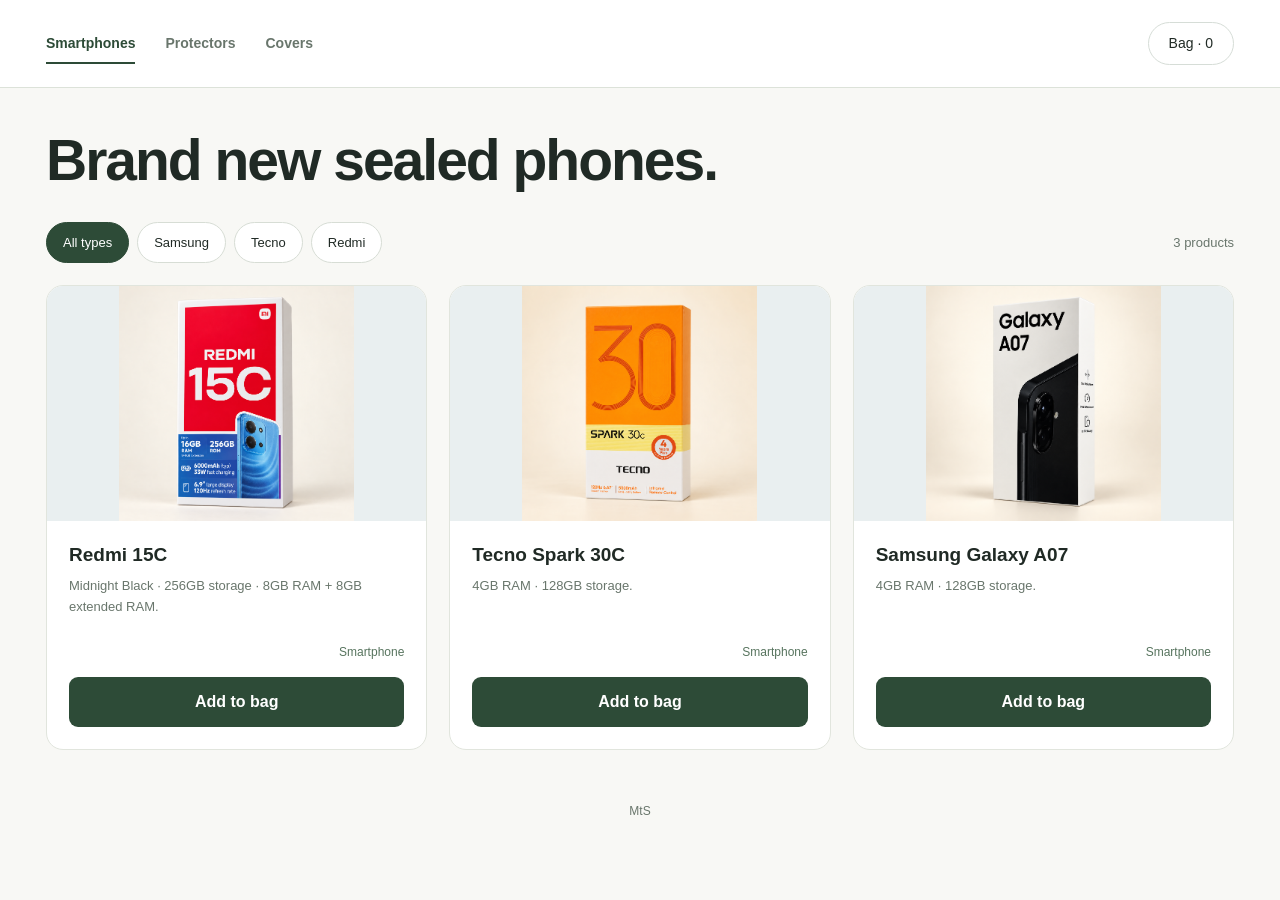
<file: index.html>
<!doctype html>
<html lang="en">
<head>
<meta charset="utf-8">
<meta name="viewport" content="width=device-width,initial-scale=1">
<title>MtS · Smartphones</title>
<meta name="description" content="MtS — Find your next smartphone, from everyday essentials to flagship favourites.">
<link rel="icon" href="assets/logo.png">
<link rel="stylesheet" href="css/style.css?v=5">
</head>
<body data-category="smartphones">
<header class="site-header">
<div class="header-inner">
<nav class="primary-nav" aria-label="Shop pages">
<a href="index.html" aria-current="page">Smartphones</a>
<a href="protectors.html" >Protectors</a>
<a href="covers.html" >Covers</a>
</nav>
<a href="cart.html" class="cart-fab" aria-label="View your bag">Bag · <span class="cart-count">0</span>
</a>
</div>
</header>
<main class="shop-main">
<section class="home-heading">
<h1>Brand new sealed phones.</h1>
</section>
<section class="catalog" aria-label="Smartphones">
<div class="toolbar">
<div class="filter-tabs" id="typeFilters" aria-label="Product types">
</div>
<span class="count" id="productCount" role="status">
</span>
</div>
<div class="product-grid" id="productGrid">
</div>
<div class="empty-state" id="emptyState" hidden>No matching products.<p>Try another brand or select All types.</p>
</div>
</section>
<noscript>
<p>Please enable JavaScript to browse products and use your bag.</p>
</noscript>
</main>
<div class="toast" id="toast" role="status">
</div>
<footer class="site-footer">
<p>MtS</p>
</footer>
<script src="js/data.js?v=2">
</script>
<script src="js/art.js">
</script>
<script src="js/cart.js?v=8">
</script>
<script src="js/home.js?v=4">
</script>
</body>
</html>
</file>
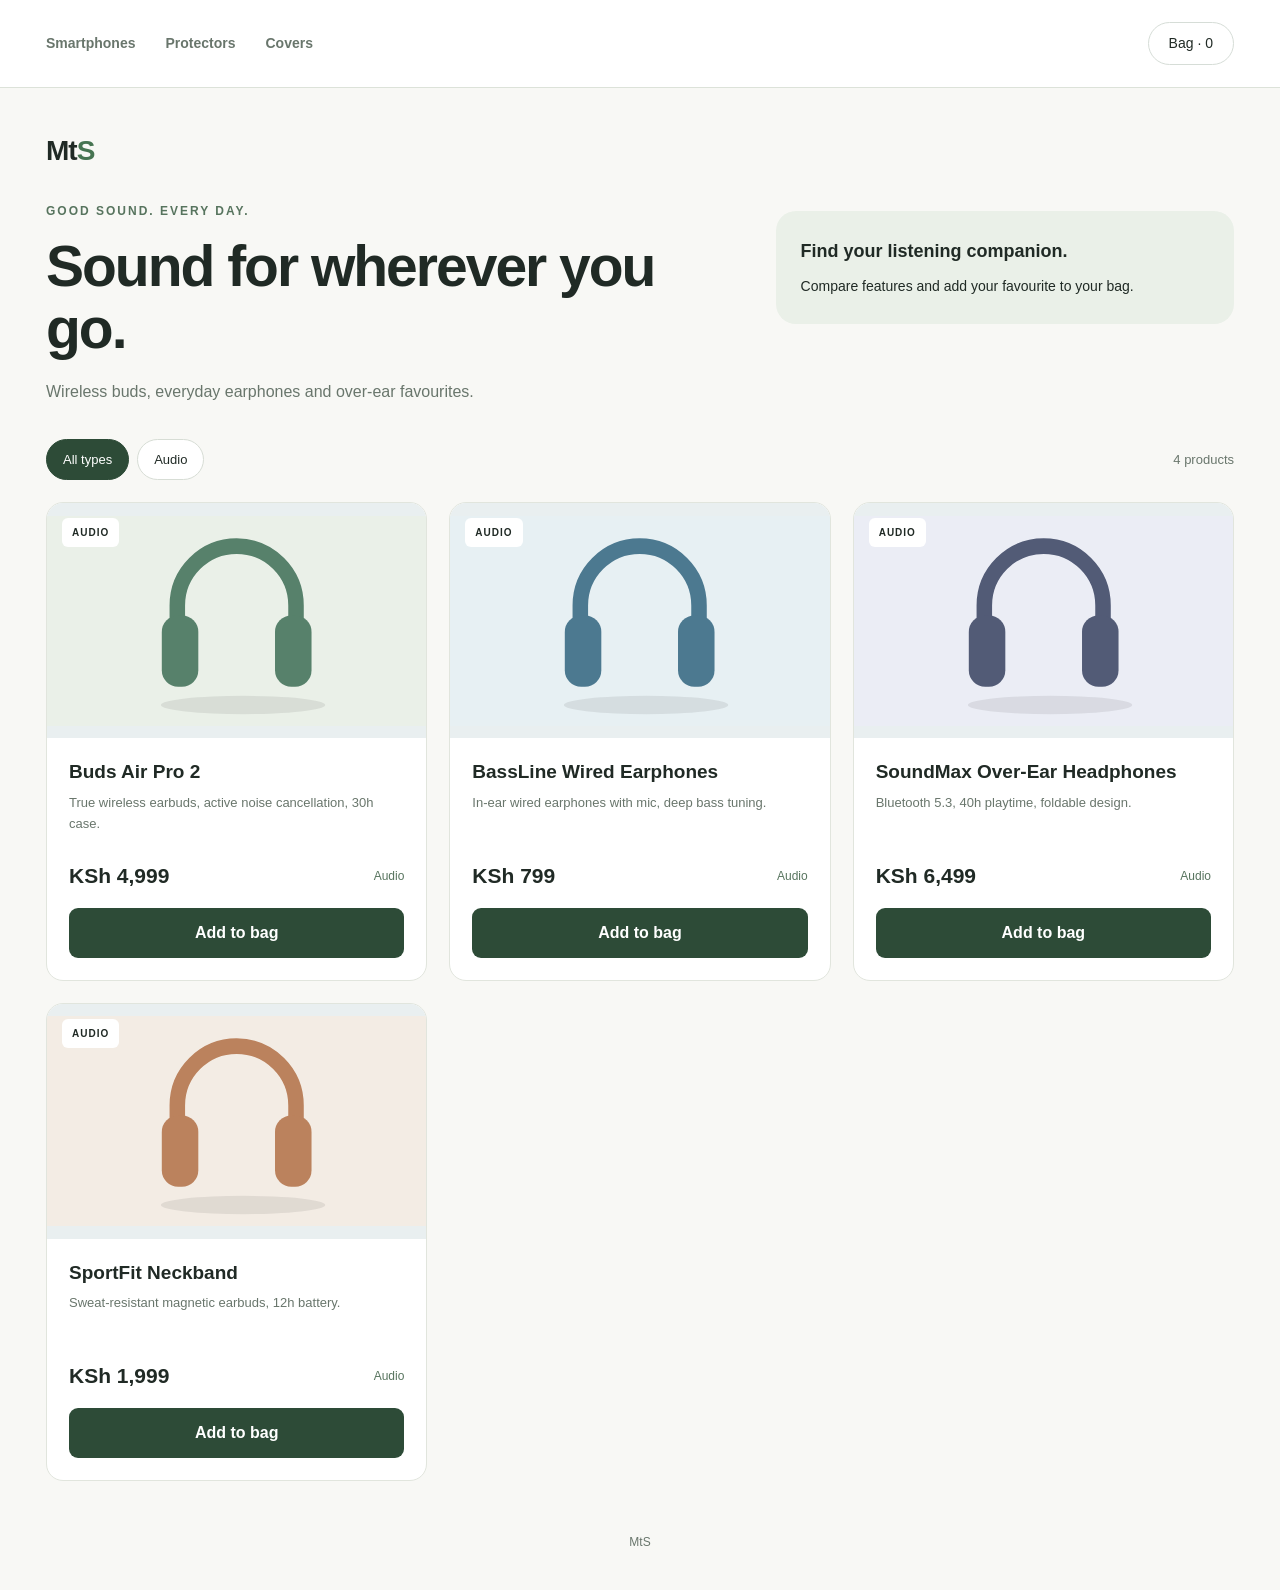
<file: audio.html>
<!doctype html>
<html lang="en">
<head>
<meta charset="utf-8">
<meta name="viewport" content="width=device-width,initial-scale=1">
<title>MtS · Earphones</title>
<meta name="description" content="MtS — Wireless buds, everyday earphones and over-ear favourites.">
<link rel="icon" href="assets/logo.png">
<link rel="stylesheet" href="css/style.css?v=5">
</head>
<body data-category="earphones">
<header class="site-header">
<div class="header-inner">
<nav class="primary-nav" aria-label="Shop pages">
<a href="index.html" >Smartphones</a>
<a href="protectors.html" >Protectors</a>
<a href="covers.html" >Covers</a>
</nav>
<a href="cart.html" class="cart-fab" aria-label="View your bag">Bag · <span class="cart-count">0</span>
</a>
</div>
</header>
<main class="shop-main">
<section class="hero">
<div>
<div class="wordmark">Mt<span>S</span>
</div>
<p class="eyebrow">GOOD SOUND. EVERY DAY.</p>
<h1>Sound for wherever you go.</h1>
<p class="hero-description">Wireless buds, everyday earphones and over-ear favourites.</p>
</div>
<aside class="note">
<strong>Find your listening companion.</strong>Compare features and add your favourite to your bag.</aside>
</section>
<section class="catalog" aria-label="Earphones">
<div class="toolbar">
<div class="filter-tabs" id="typeFilters" aria-label="Product types">
</div>
<span class="count" id="productCount" role="status">
</span>
</div>
<div class="product-grid" id="productGrid">
</div>
<div class="empty-state" id="emptyState" hidden>No matching products.<p>Try another type.</p>
</div>
</section>
<noscript>
<p>Please enable JavaScript to browse products and use your bag.</p>
</noscript>
</main>
<div class="toast" id="toast" role="status">
</div>
<footer class="site-footer">
<p>MtS</p>
</footer>
<script src="js/data.js?v=2">
</script>
<script src="js/art.js">
</script>
<script src="js/cart.js?v=8">
</script>
<script src="js/home.js?v=4">
</script>
</body>
</html>
</file>
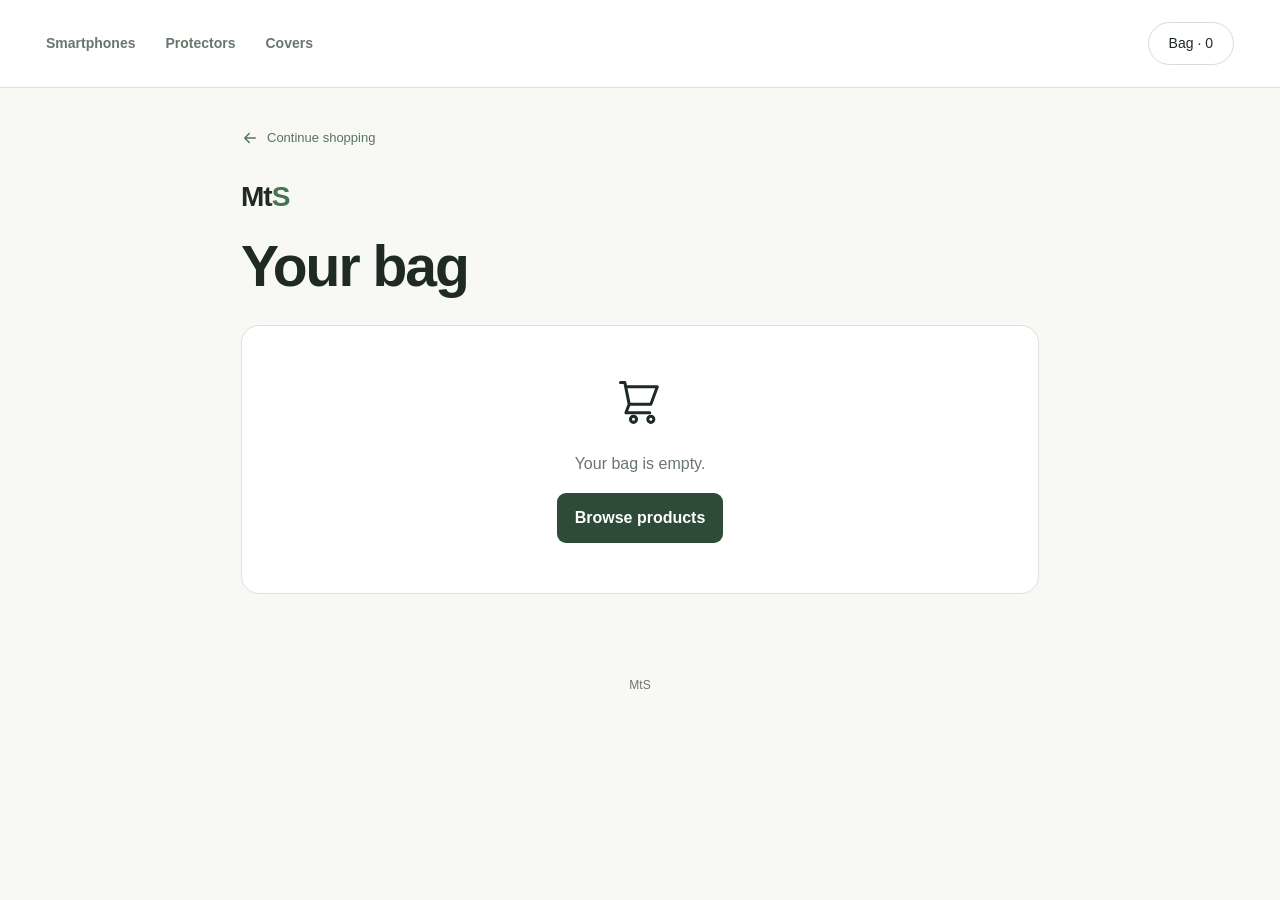
<file: cart.html>
<!DOCTYPE html>
<html lang="en">
<head>
<meta charset="UTF-8">
<meta name="viewport" content="width=device-width, initial-scale=1, viewport-fit=cover">
<title>MtS · Your bag</title>
<link rel="icon" href="assets/logo.png">
<link rel="stylesheet" href="css/style.css?v=5">
</head>
<body>



<header class="site-header"><div class="header-inner"><nav class="primary-nav" aria-label="Shop pages"><a href="index.html" >Smartphones</a><a href="protectors.html" >Protectors</a><a href="covers.html" >Covers</a></nav><a href="cart.html" class="cart-fab" aria-label="View your bag">Bag · <span class="cart-count">0</span></a></div></header>

<main class="cart-page">
  <div class="cart-page-head">
    <a href="index.html" class="back-link">
      <svg viewBox="0 0 24 24" width="18" height="18" fill="none" stroke="currentColor" stroke-width="2"><path d="M19 12H5M11 18l-6-6 6-6" stroke-linecap="round" stroke-linejoin="round"/></svg>
      Continue shopping
    </a>
    <div class="wordmark">Mt<span>S</span></div><h1 class="cart-title">Your bag</h1>
  </div>

  <div id="cartList" class="cart-list"></div>

  <div class="cart-empty" id="cartEmpty" hidden>
    <div class="cart-empty-glow"></div>
    <svg viewBox="0 0 24 24" width="52" height="52" fill="none" stroke="currentColor" stroke-width="1.4"><path d="M3 3h2l.4 2M7 13h10l3-8H5.4M7 13L5.4 5M7 13l-1.5 4h11" stroke-linecap="round" stroke-linejoin="round"/><circle cx="9" cy="20" r="1.4"/><circle cx="17" cy="20" r="1.4"/></svg>
    <p>Your bag is empty.</p>
    <a href="index.html" class="btn btn-primary">Browse products</a>
  </div>
</main>

<div class="cart-summary" id="cartSummary" hidden>
  <div class="cart-summary-inner">
    <div class="cart-summary-row">
      <span>Items</span>
      <span id="summaryCount">0</span>
    </div>
    <div class="cart-summary-row cart-summary-total">
      <span>Total</span>
      <span id="summaryTotal">KSh 0</span>
    </div>
    <button class="btn btn-primary btn-whatsapp" id="orderBtn">
      <svg viewBox="0 0 24 24" width="20" height="20" fill="currentColor"><path d="M17.472 14.382c-.297-.149-1.758-.867-2.03-.967-.273-.099-.472-.148-.67.15-.198.297-.767.966-.94 1.164-.173.199-.347.223-.644.075-.297-.15-1.255-.463-2.39-1.475-.883-.788-1.48-1.761-1.653-2.059-.173-.297-.018-.458.13-.606.134-.133.298-.347.446-.52.149-.174.198-.298.298-.497.099-.198.05-.372-.025-.521-.075-.149-.669-1.612-.916-2.207-.242-.579-.487-.5-.669-.51-.173-.008-.371-.01-.57-.01-.198 0-.52.074-.792.372-.272.297-1.04 1.016-1.04 2.479 0 1.462 1.065 2.875 1.213 3.074.149.198 2.096 3.2 5.077 4.487.709.306 1.262.489 1.694.625.712.227 1.36.195 1.871.118.571-.085 1.758-.719 2.006-1.413.248-.694.248-1.289.173-1.413-.074-.124-.272-.198-.57-.347z"/><path d="M12.017 2C6.55 2 2.1 6.45 2.1 11.917c0 1.905.53 3.68 1.451 5.197L2 22l5.02-1.517a9.87 9.87 0 0 0 4.997 1.35h.004c5.466 0 9.916-4.45 9.916-9.917C21.937 6.45 17.487 2 12.017 2zm0 18.032a8.08 8.08 0 0 1-4.126-1.13l-.296-.176-3.02.913.91-2.94-.193-.303a8.09 8.09 0 0 1-1.24-4.28c0-4.478 3.646-8.124 8.128-8.124 4.482 0 8.128 3.646 8.128 8.124 0 4.482-3.646 8.125-8.128 8.125z"/></svg>
      <span>Order via WhatsApp</span>
    </button>
  </div>
</div>

<div class="toast" id="toast"></div>

<footer class="site-footer">
  <p>MtS</p>
</footer>

<script src="js/data.js?v=2"></script>
<script src="js/protector-inventory.js?v=7"></script>
<script src="js/cover-inventory.js?v=4"></script>
<script src="js/art.js"></script>
<script src="js/cart.js?v=8"></script>
<script src="js/cart-page.js?v=6"></script>
</body>
</html>
</file>
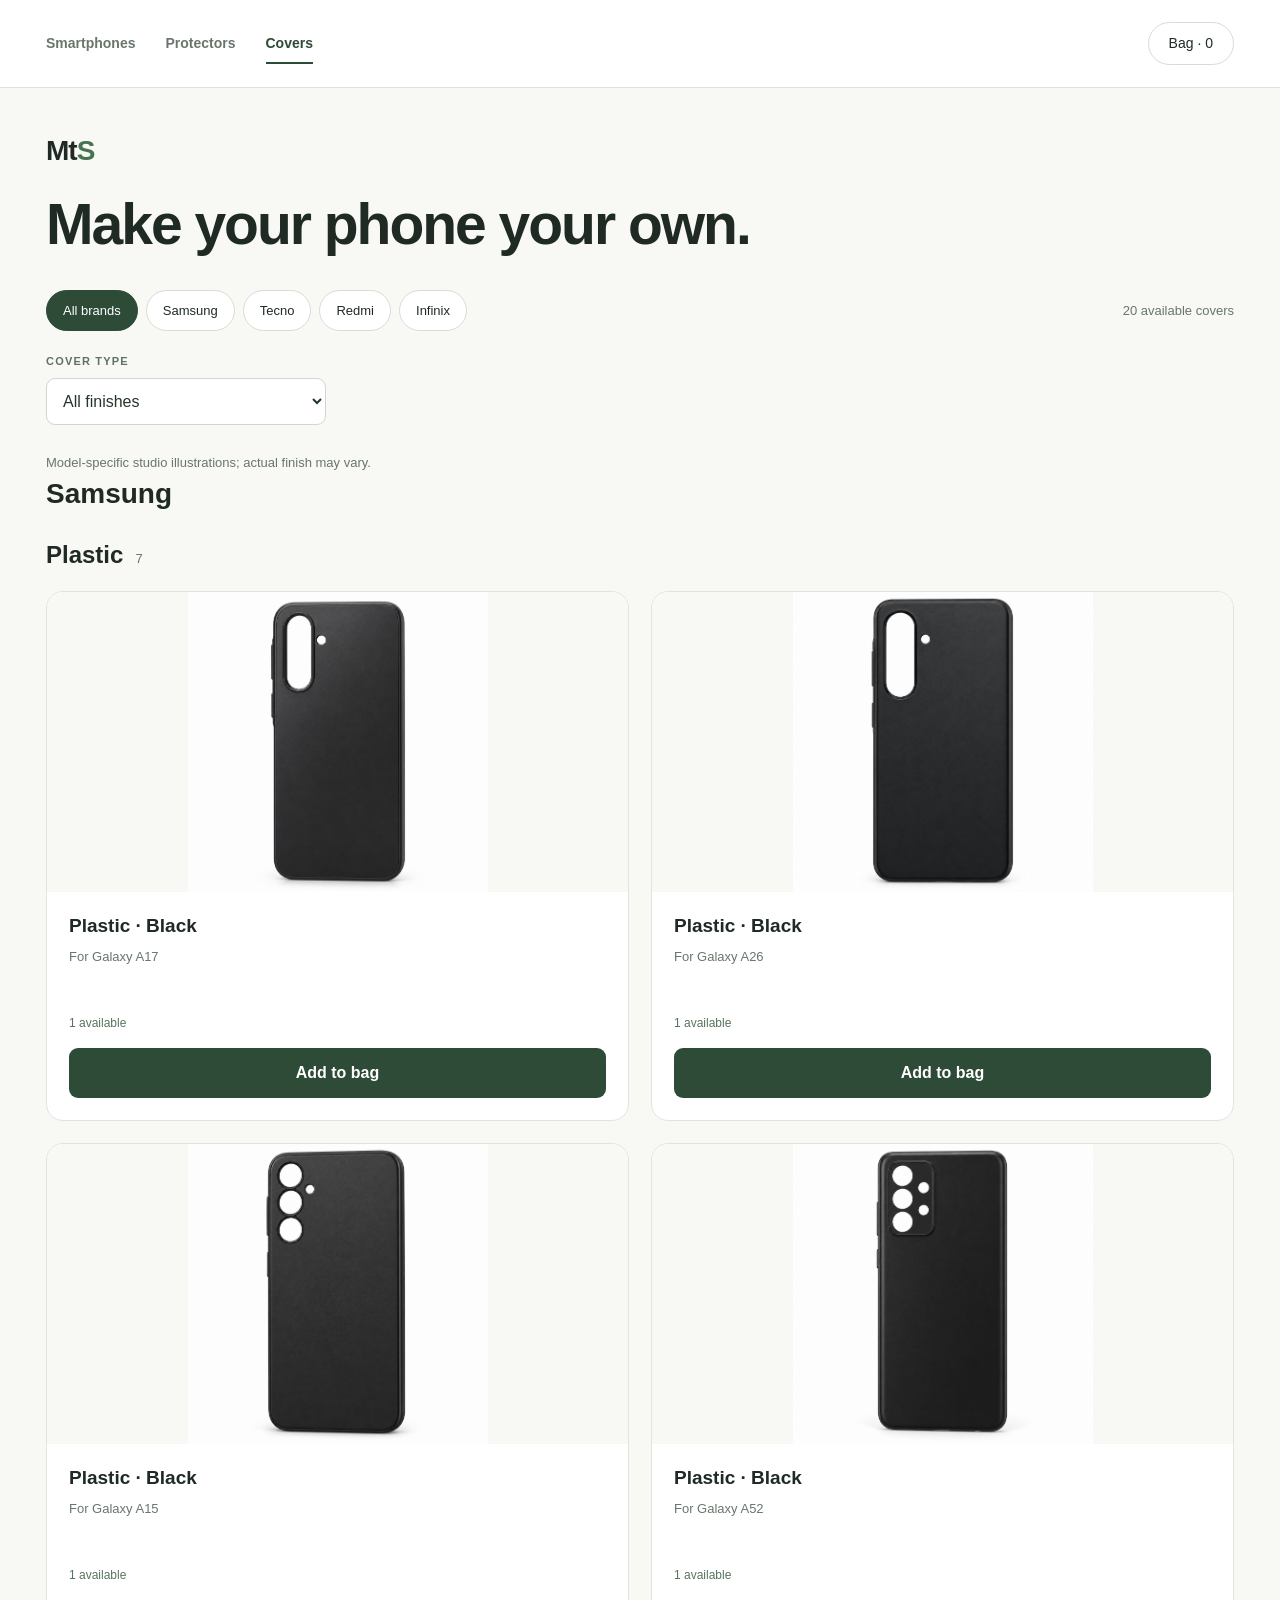
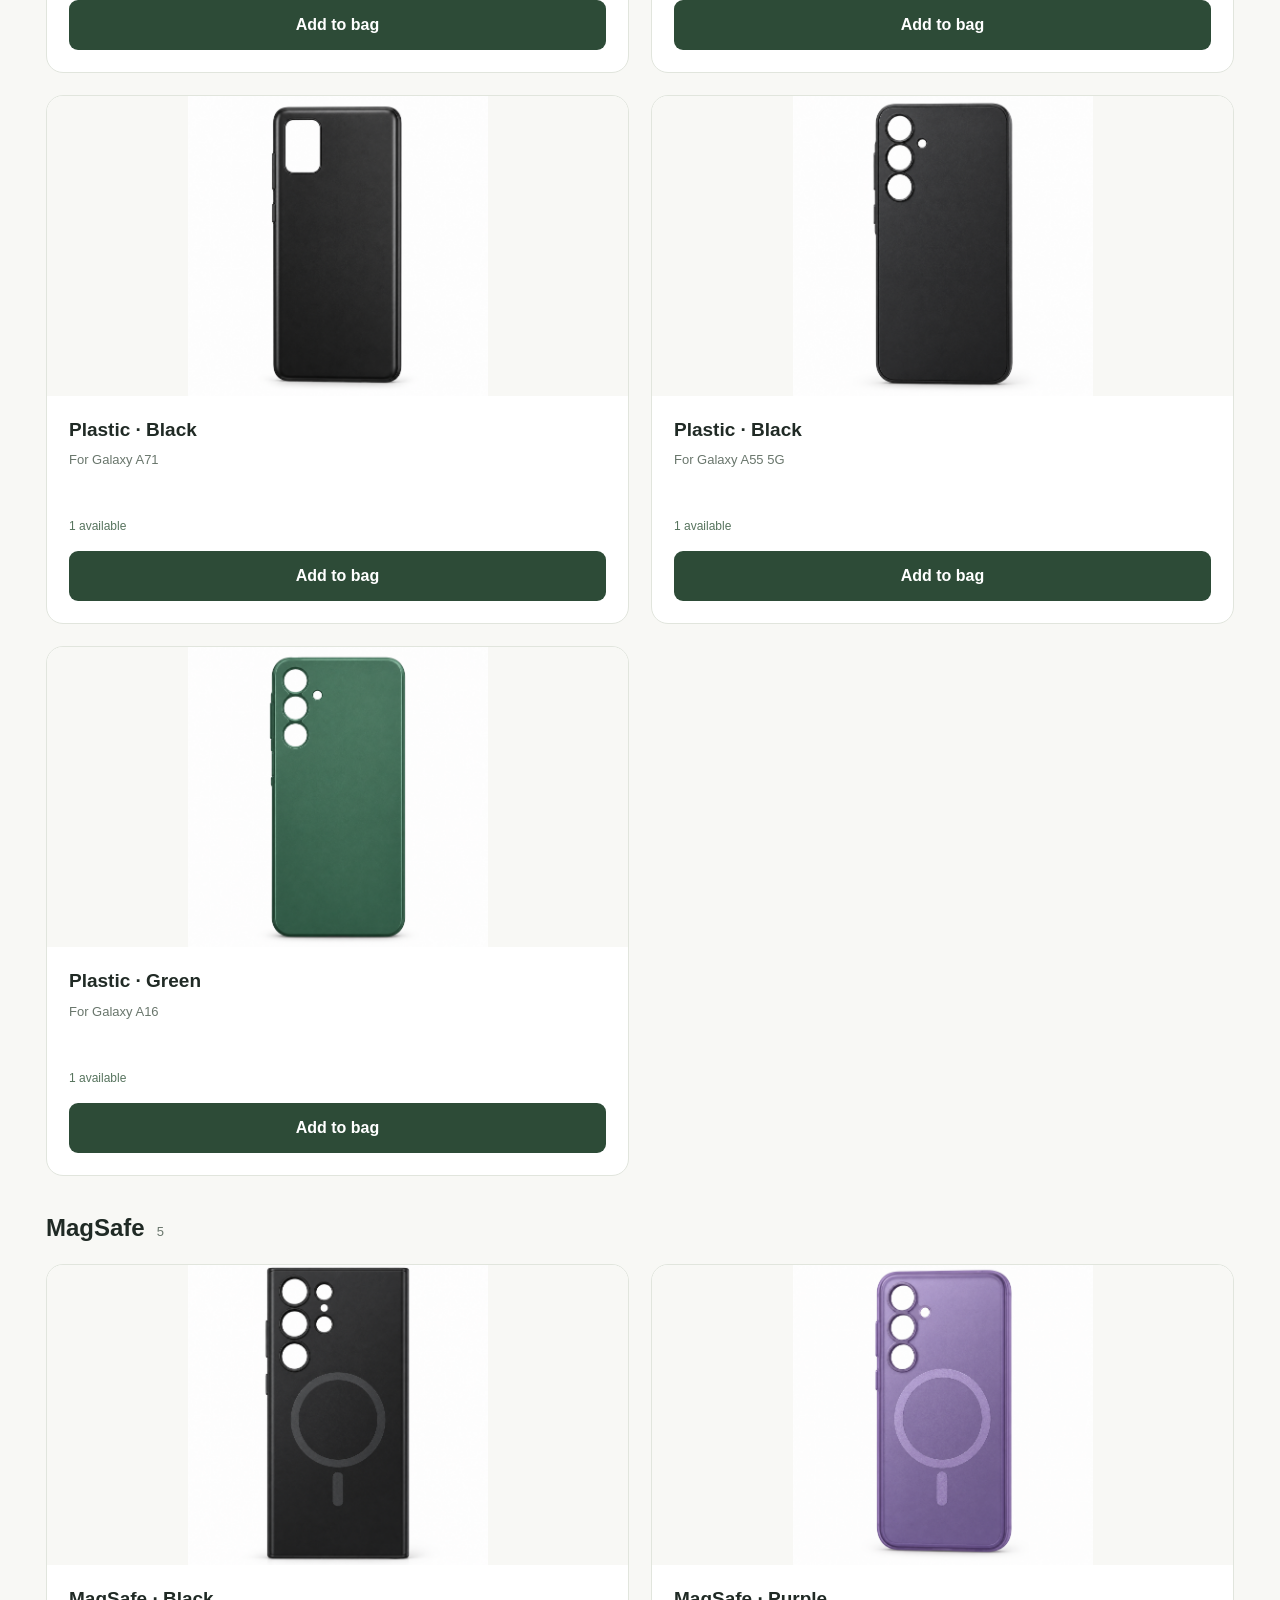
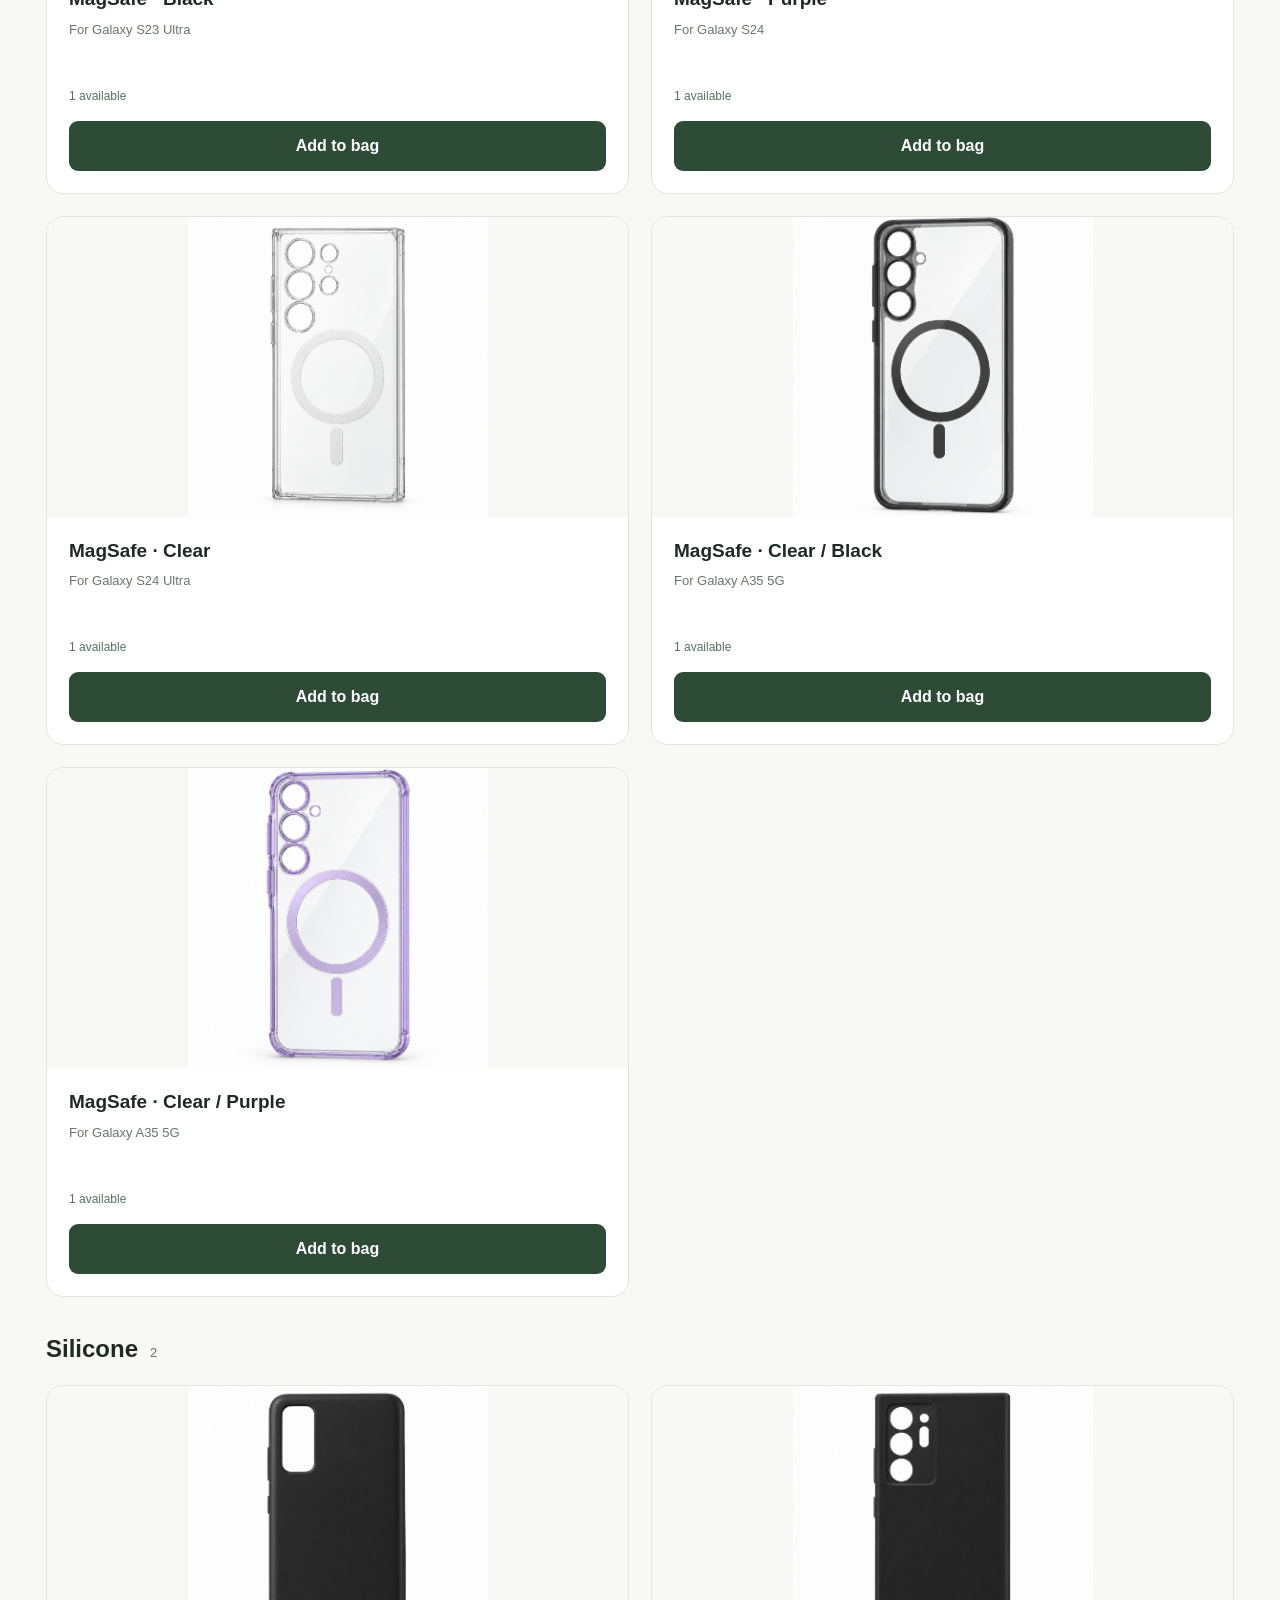
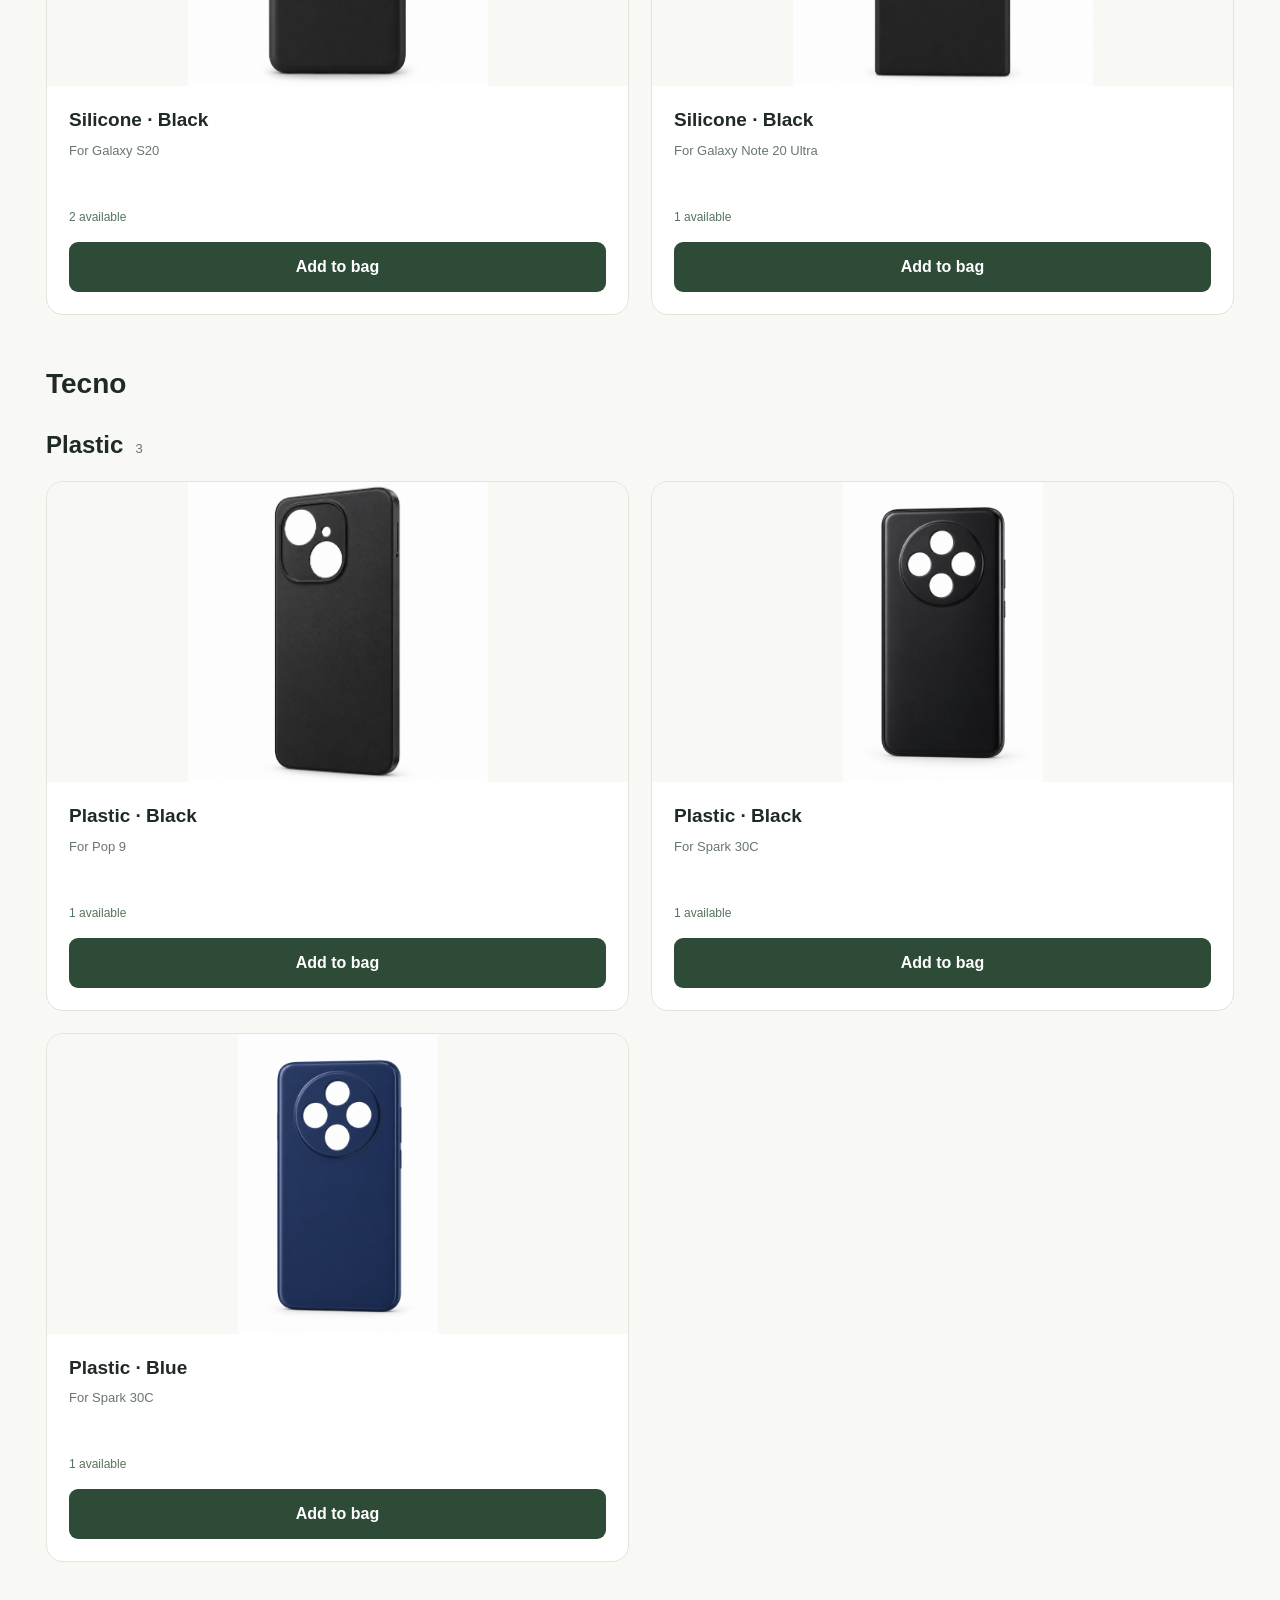
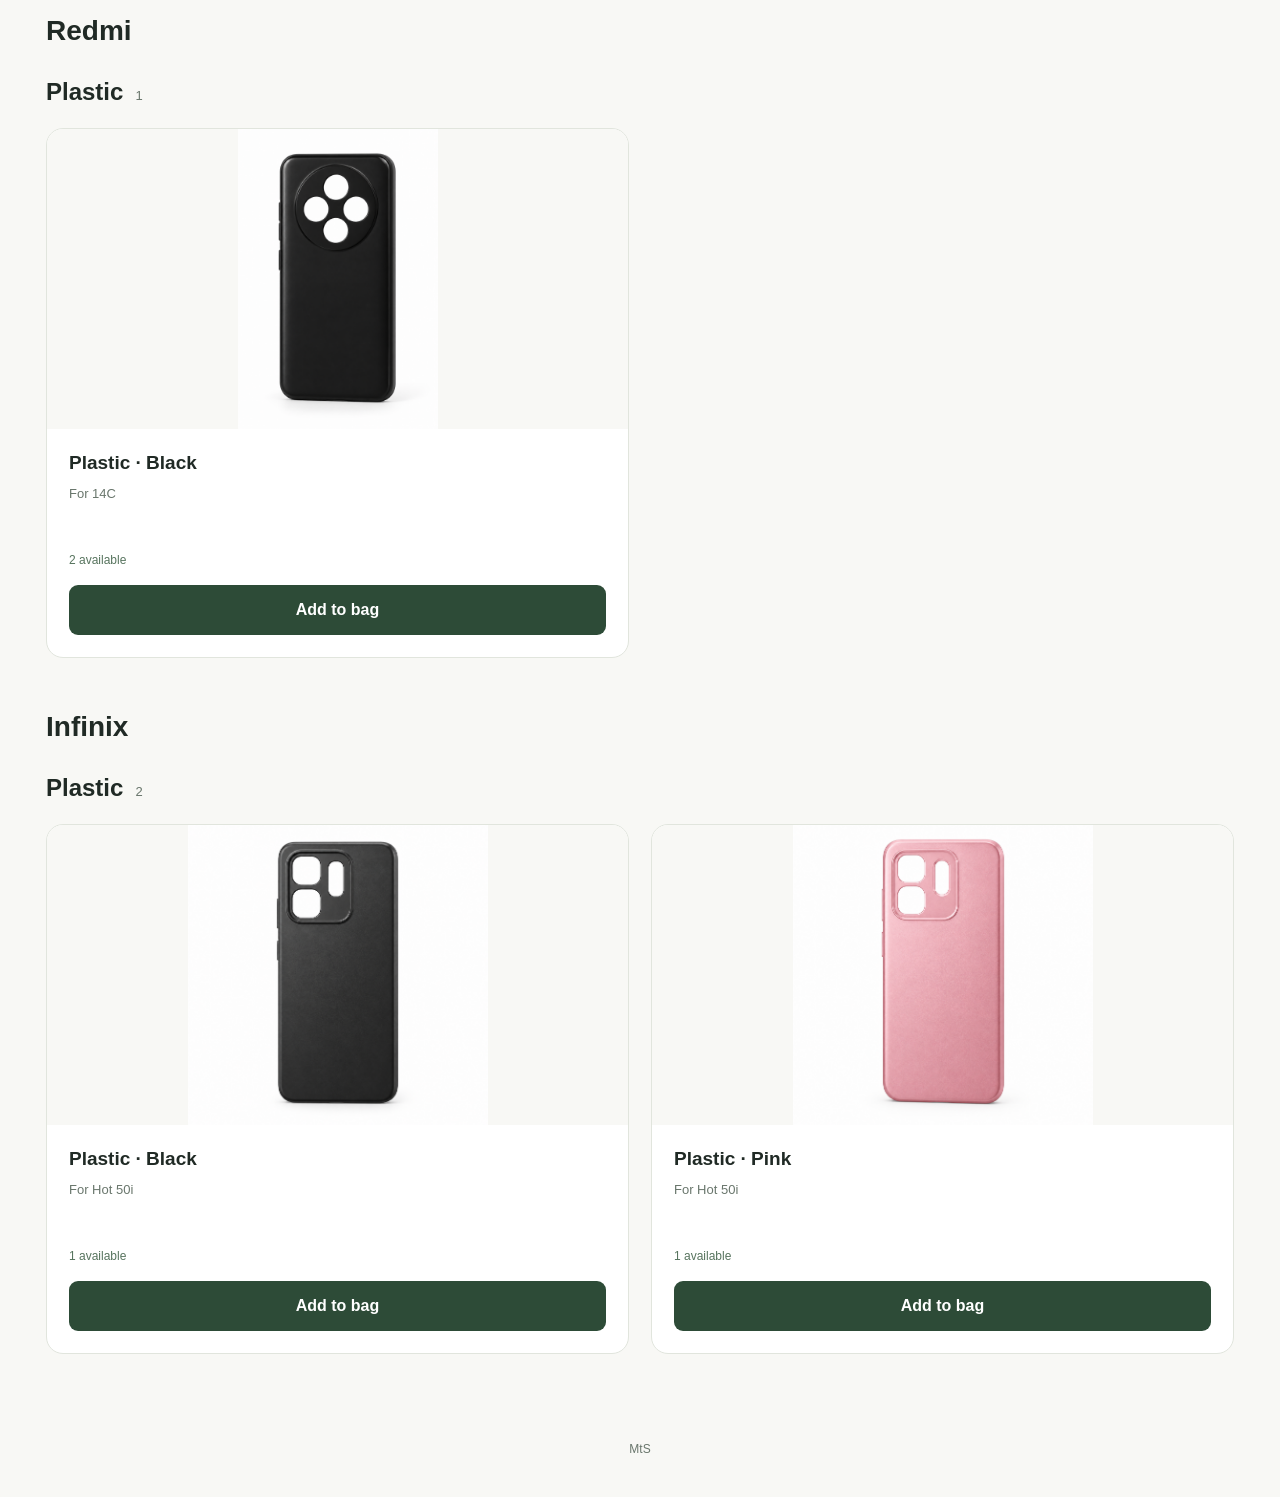
<file: covers.html>
<!doctype html>
<html lang="en">
<head>
<meta charset="utf-8">
<meta name="viewport" content="width=device-width,initial-scale=1">
<title>MtS · Covers</title>
<meta name="description" content="MtS — Plastic, MagSafe and silicone covers for your phone.">
<link rel="icon" href="assets/logo.png">
<link rel="stylesheet" href="css/style.css?v=10">
</head>
<body data-category="covers">
<header class="site-header">
<div class="header-inner">
<nav class="primary-nav" aria-label="Shop pages">
<a href="index.html" >Smartphones</a>
<a href="protectors.html" >Protectors</a>
<a href="covers.html" aria-current="page">Covers</a>
</nav>
<a href="cart.html" class="cart-fab" aria-label="View your bag">Bag · <span class="cart-count">0</span>
</a>
</div>
</header>
<main class="shop-main">
<section class="cover-heading" aria-labelledby="coverTitle">
<div class="wordmark" aria-label="MtS">Mt<span>S</span></div>
<h1 id="coverTitle">Make your phone your own.</h1>
</section>
<section class="catalog" aria-label="Covers">
<div class="toolbar">
<div class="filter-tabs" id="typeFilters" aria-label="Phone brands">
</div>
<span class="count" id="productCount" role="status">
</span>
</div>
<section class="model-section" id="modelSection" aria-label="Phone models" hidden>
<div class="model-buttons" id="modelButtons"></div>
<p class="model-status" id="modelStatus" role="status"></p>
</section>
<div class="finish-picker">
<label for="finishFilters">COVER TYPE</label>
<select id="finishFilters"></select>
</div>
<p class="model-status">Model-specific studio illustrations; actual finish may vary.</p>
<div class="cover-results" id="productGrid">
</div>
<div class="empty-state" id="emptyState" hidden>No matching products.<p>Try another brand or select All brands.</p>
</div>
</section>
<noscript>
<p>Please enable JavaScript to browse products and use your bag.</p>
</noscript>
</main>
<div class="toast" id="toast" role="status">
</div>
<footer class="site-footer">
<p>MtS</p>
</footer>
<script src="js/data.js?v=2">
</script>
<script src="js/cover-inventory.js?v=4"></script>
<script src="js/art.js">
</script>
<script src="js/cart.js?v=8">
</script>
<script src="js/covers.js?v=1">
</script>
</body>
</html>
</file>
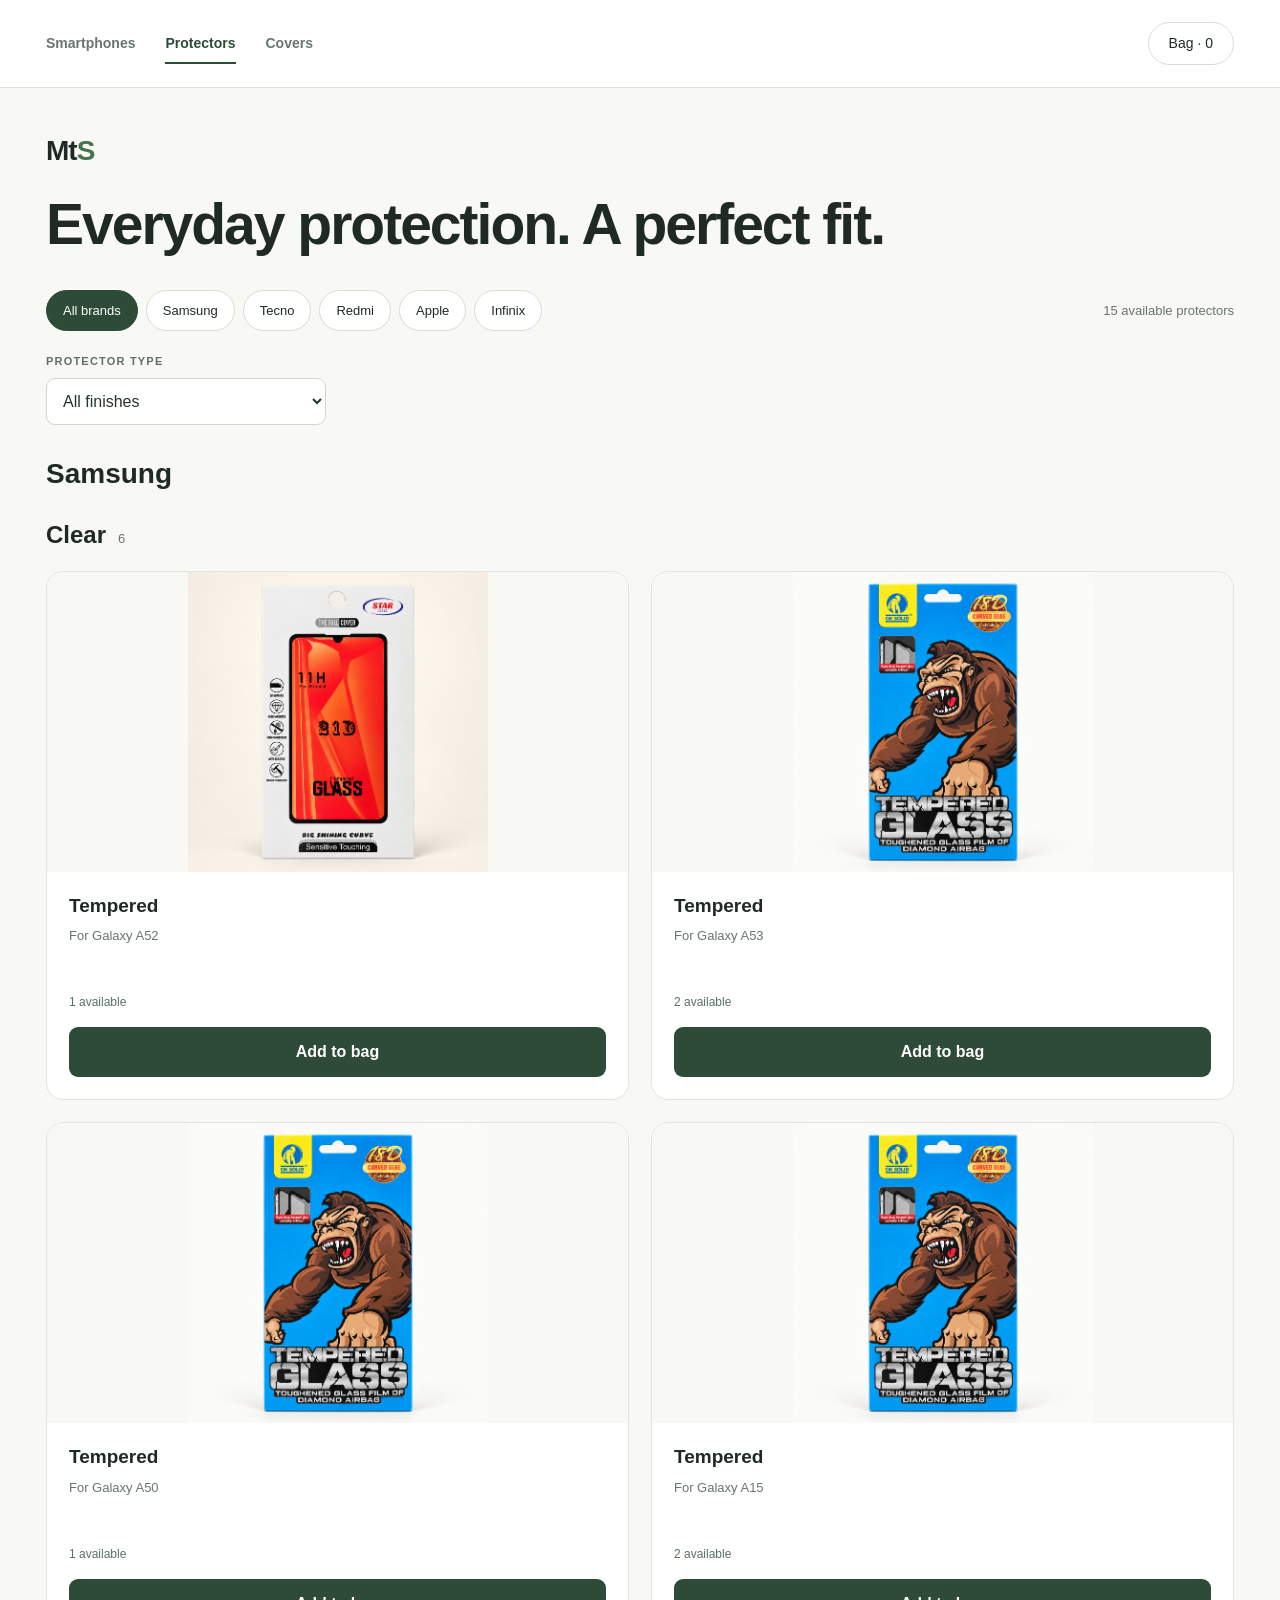
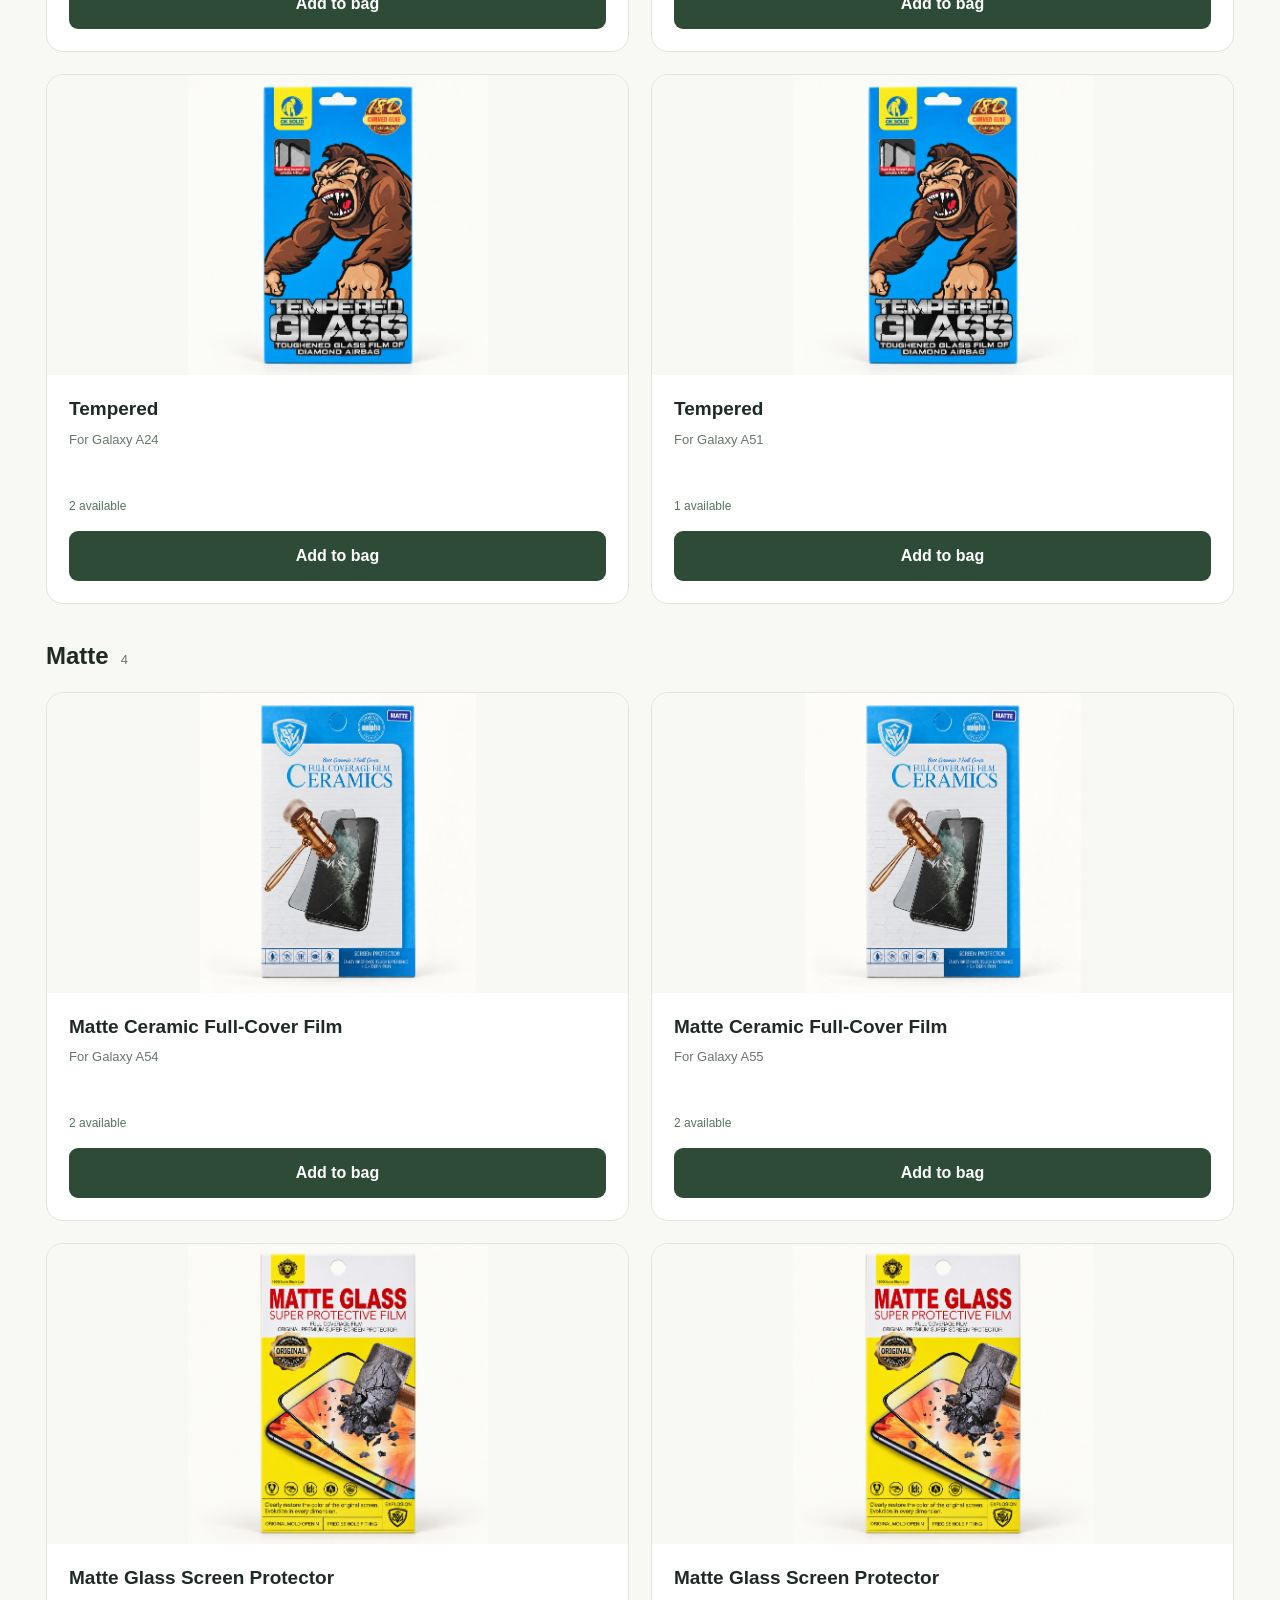
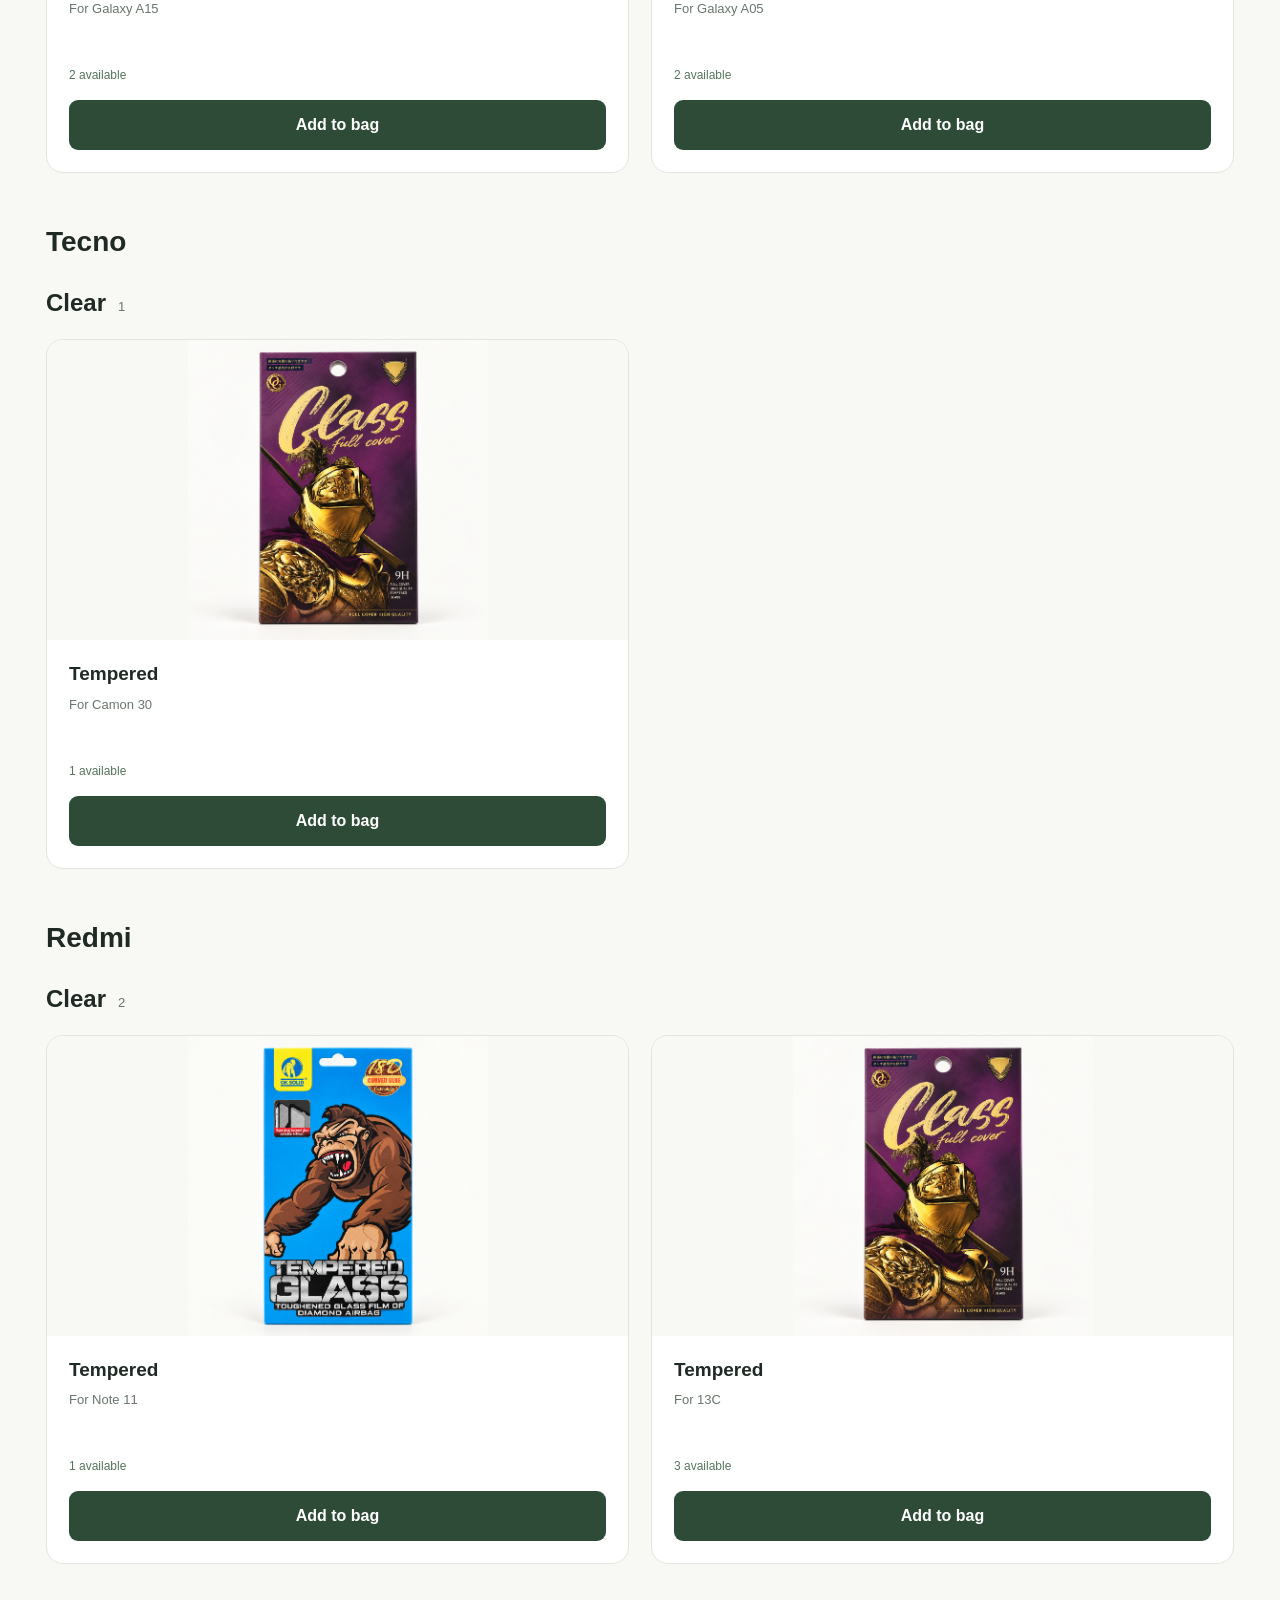
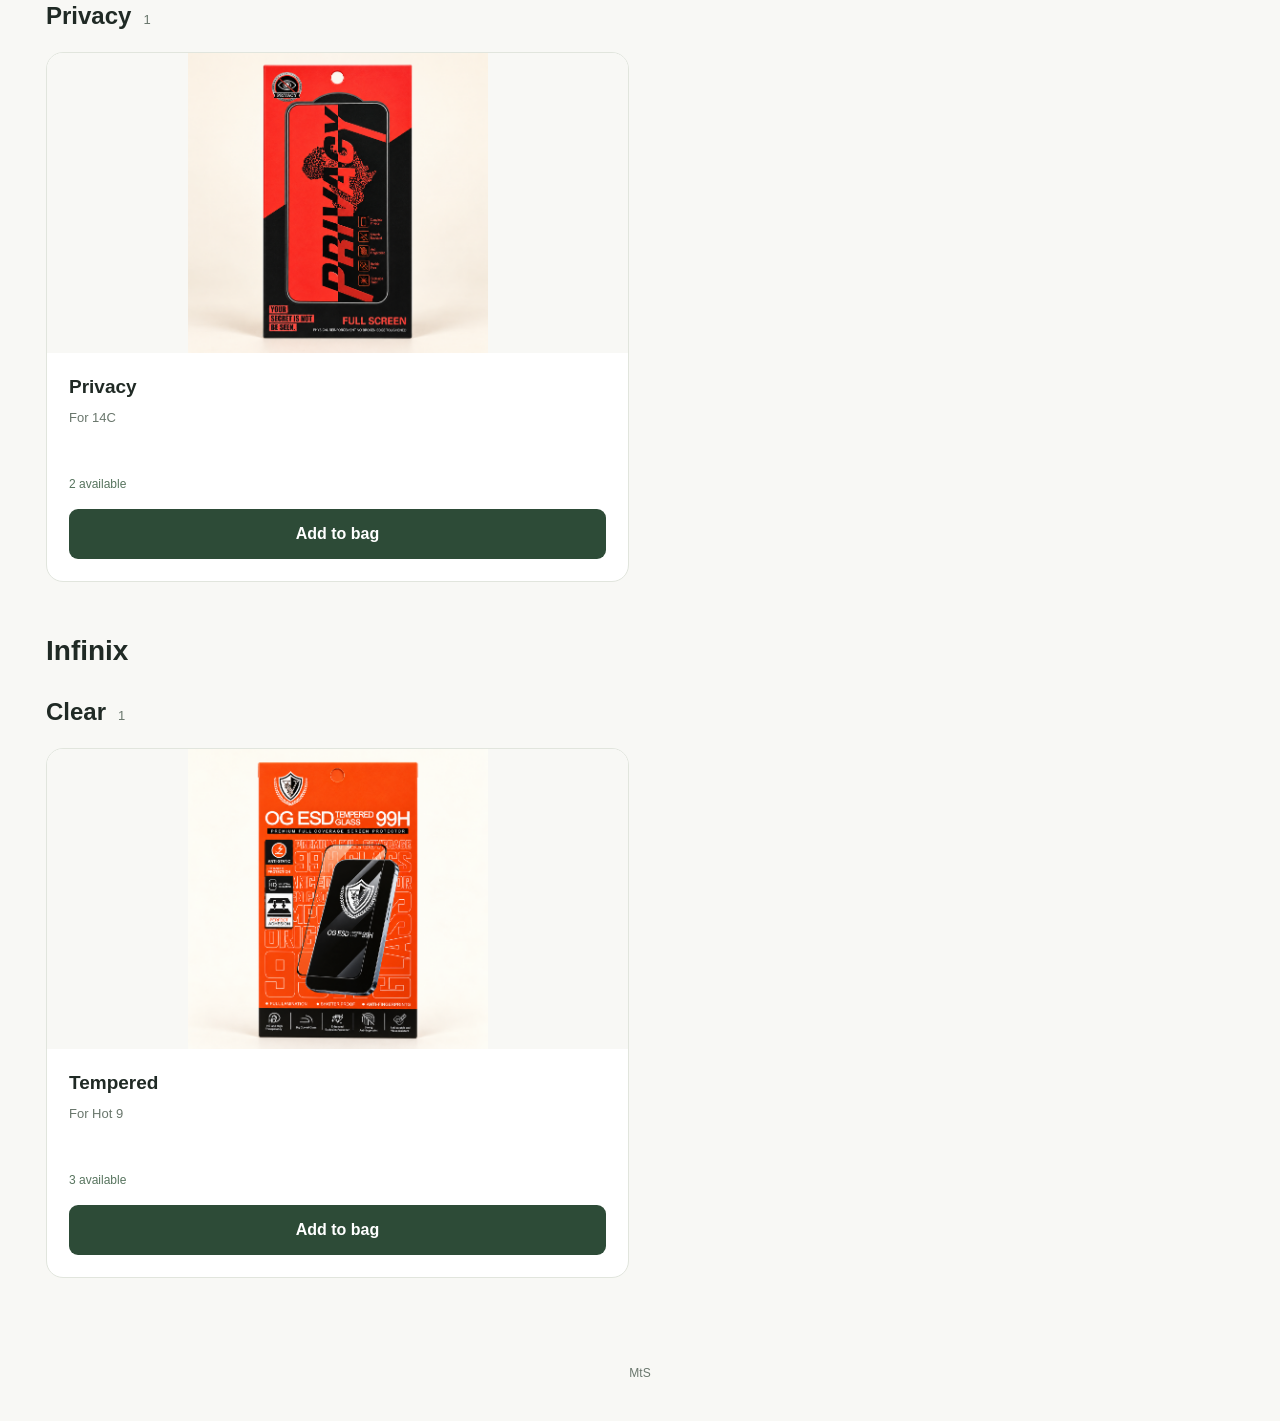
<file: protectors.html>
<!doctype html>
<html lang="en">
<head>
<meta charset="utf-8">
<meta name="viewport" content="width=device-width,initial-scale=1">
<title>MtS · Protectors</title>
<meta name="description" content="MtS — Choose your phone, then find the protection that suits you. Clear, private, or matte — all in one place.">
<link rel="icon" href="assets/logo.png">
<link rel="stylesheet" href="css/style.css?v=9">
</head>
<body data-category="protectors">
<header class="site-header">
<div class="header-inner">
<nav class="primary-nav" aria-label="Shop pages">
<a href="index.html" >Smartphones</a>
<a href="protectors.html" aria-current="page">Protectors</a>
<a href="covers.html" >Covers</a>
</nav>
<a href="cart.html" class="cart-fab" aria-label="View your bag">Bag · <span class="cart-count">0</span>
</a>
</div>
</header>
<main class="shop-main">
<section class="protector-heading" aria-labelledby="protectorTitle">
<div class="wordmark" aria-label="MtS">Mt<span>S</span></div>
<h1 id="protectorTitle">Everyday protection. A perfect fit.</h1>
</section>
<section class="catalog" aria-label="Protectors">
<div class="toolbar">
<div class="filter-tabs" id="typeFilters" aria-label="Phone brands">
</div>
<span class="count" id="productCount" role="status">
</span>
</div>
<section class="model-section" id="modelSection" aria-label="Phone models" hidden>
<div class="model-buttons" id="modelButtons"></div>
<p class="model-status" id="modelStatus" role="status"></p>
</section>
<div class="finish-picker">
<label for="finishFilters">PROTECTOR TYPE</label>
<select id="finishFilters"></select>
</div>
<div class="protector-results" id="productGrid">
</div>
<div class="empty-state" id="emptyState" hidden>No matching products.<p>Try another brand or select All brands.</p>
</div>
</section>
<noscript>
<p>Please enable JavaScript to browse products and use your bag.</p>
</noscript>
</main>
<div class="toast" id="toast" role="status">
</div>
<footer class="site-footer">
<p>MtS</p>
</footer>
<script src="js/data.js?v=2">
</script>
<script src="js/protector-inventory.js?v=7"></script>
<script src="js/art.js">
</script>
<script src="js/cart.js?v=8">
</script>
<script src="js/protectors.js?v=6">
</script>
</body>
</html>
</file>
<file: css/style.css>
:root {
  --ink:#202a25;
  --muted:#69766c;
  --green:#2d4b37;
  --border:#dce2d9;
  --paper:#f8f8f5}
* {
  box-sizing:border-box}
body {
  margin:0;
  background:var(--paper);
  color:var(--ink);
  font-family:Arial,sans-serif;
  line-height:1.5}
a {
  color:inherit;
  text-decoration:none}
button,input,select {
  font:inherit}
button {
  cursor:pointer}
button,a,input,select {
  -webkit-tap-highlight-color:transparent}
button:focus-visible,a:focus-visible,input:focus-visible,select:focus-visible {
  outline:3px solid #679577;
  outline-offset:4px}
[hidden] {
  display:none!important}
.site-header {
  background:#fff;
  border-bottom:1px solid var(--border)}
.header-inner {
  max-width:1240px;
  margin:auto;
  padding:22px 26px;
  display:flex;
  align-items:center;
  justify-content:space-between;
  gap:16px}
.primary-nav {
  display:flex;
  align-items:center;
  gap:30px}
.primary-nav a {
  font-size:14px;
  font-weight:600;
  color:var(--muted);
  padding:8px 0}
.primary-nav a[aria-current=page] {
  color:var(--green);
  box-shadow:0 2px var(--green)}
.primary-nav a:hover {
  color:var(--green)}
.cart-fab {
  border:1px solid #d6ddd7;
  border-radius:30px;
  padding:10px 20px;
  white-space:nowrap;
  font-size:14px;
  background:#fff}
.shop-main {
  max-width:1240px;
  margin:auto;
  padding:42px 26px 20px}
.hero {
  display:grid;
  grid-template-columns:1.5fr 1fr;
  align-items:center;
  gap:42px;
  margin-bottom:34px}
.wordmark {
  font-size:28px;
  font-weight:900;
  letter-spacing:-1px;
  display:flex;
  align-items:baseline;
  margin-bottom:30px}
.wordmark span {
  color:#467451}
.wordmark small {
  font-size:10px;
  letter-spacing:2px;
  font-weight:600;
  color:var(--muted);
  margin-left:14px}
.eyebrow {
  font-size:12px;
  letter-spacing:2px;
  color:#57745e;
  font-weight:bold;
  margin:0}
h1 {
  font-size:clamp(35px,5vw,57px);
  line-height:1.08;
  letter-spacing:-2px;
  margin:15px 0 20px;
  max-width:650px}
p {
  color:var(--muted);
  line-height:1.6}
.hero-description {
  max-width:510px;
  margin:0}
.note {
  background:#eaf0e8;
  border-radius:20px;
  padding:25px;
  line-height:1.7;
  font-size:14px}
.note strong {
  display:block;
  font-size:18px;
  margin-bottom:8px}
.finder {
  border:1px solid var(--border);
  border-radius:18px;
  background:#fff;
  padding:24px;
  box-shadow:0 5px 18px #172c1510}
.finder h2 {
  margin:0 0 18px;
  font-size:20px}
.fields {
  display:flex;
  gap:15px;
  align-items:end;
  flex-wrap:wrap}
.field {
  flex:1;
  min-width:160px}
label {
  display:block;
  font-size:12px;
  font-weight:bold;
  color:#607067;
  letter-spacing:.5px;
  margin-bottom:8px}
select,input {
  width:100%;
  padding:13px 12px;
  background:#fafbf9;
  border:1px solid #cfd8d0;
  border-radius:9px;
  color:#253529;
  min-height:47px}
.reset {
  padding:14px;
  background:transparent;
  border:0;
  color:#57745e}
.status {
  font-size:13px;
  color:#57745e;
  margin:17px 0 0}
.toolbar {
  display:flex;
  align-items:center;
  justify-content:space-between;
  gap:15px;
  margin:30px 0 22px;
  flex-wrap:wrap}
.filter-tabs {
  display:flex;
  gap:8px;
  flex-wrap:wrap}
.filter-tab {
  border:1px solid #d7ddd5;
  border-radius:24px;
  padding:10px 16px;
  background:#fff;
  font-size:13px;
  color:var(--ink)}
.filter-tab[aria-pressed=true] {
  background:var(--green);
  color:#fff;
  border-color:var(--green)}
.count {
  font-size:13px;
  color:var(--muted)}
.product-grid {
  display:grid;
  grid-template-columns:repeat(3,minmax(0,1fr));
  gap:22px}
.card {
  background:#fff;
  border:1px solid #e1e5dd;
  border-radius:17px;
  overflow:hidden;
  display:flex;
  flex-direction:column;
  transition:box-shadow .2s,transform .2s}
.card:hover {
  box-shadow:0 10px 25px #172c1510;
  transform:translateY(-3px)}
.card-media {
  height:235px;
  position:relative;
  background:#e9eff0;
  display:flex;
  align-items:center;
  justify-content:center}
.card-media svg {
  width:100%;
  height:210px}
.card-media img {
  width:100%;
  height:100%;
  object-fit:contain}
.badge {
  position:absolute;
  top:15px;
  left:15px;
  background:#fff;
  padding:7px 10px;
  border-radius:6px;
  font-size:10px;
  font-weight:bold;
  letter-spacing:1px}
.card-body {
  padding:22px;
  display:flex;
  flex-direction:column;
  flex:1}
.card-title {
  font-size:19px;
  line-height:1.3;
  margin:0 0 8px}
.card-desc {
  font-size:13px;
  margin:0 0 17px;
  min-height:42px;
  flex:1}
.card-footer {
  display:flex;
  justify-content:space-between;
  align-items:center;
  gap:12px;
  margin:8px 0 16px}
.card-price {
  font-size:21px;
  font-weight:bold}
.card-detail {
  font-size:12px;
  color:#57745e}
.fit-note {
  font-size:12px;
  margin:0 0 14px;
  color:var(--muted)}
.btn {
  display:inline-flex;
  align-items:center;
  justify-content:center;
  gap:8px;
  border:0;
  border-radius:9px;
  padding:13px 18px;
  font-weight:bold;
  cursor:pointer}
.btn-add,.btn-primary {
  width:100%;
  background:var(--green);
  color:#fff}
.btn:hover {
  background:#3d6249}
.btn:disabled {
  background:#e6eae4;
  color:#889185;
  cursor:not-allowed}
.empty-state {
  padding:60px 20px;
  text-align:center;
  background:#fff;
  border-radius:15px;
  border:1px solid var(--border)}
.site-footer {
  text-align:center;
  font-size:12px;
  color:#7c857d;
  padding:32px 20px}
.site-footer p {
  margin:0 0 6px}
.site-footer a {
  text-decoration:underline;
  text-underline-offset:4px}
.toast {
  position:fixed;
  bottom:25px;
  left:50%;
  transform:translate(-50%,10px);
  background:#263d2c;
  color:#fff;
  padding:14px 22px;
  border-radius:12px;
  opacity:0;
  pointer-events:none;
  z-index:60;
  max-width:90%;
  font-size:14px;
  transition:opacity .2s,transform .2s}
.toast--show {
  opacity:1;
  transform:translate(-50%,0)}
.cart-page {
  max-width:850px;
  margin:auto;
  padding:40px 26px 50px}
.back-link {
  font-size:13px;
  color:#57745e;
  display:inline-flex;
  gap:8px;
  align-items:center;
  margin-bottom:28px}
.cart-page-head {
  margin-bottom:28px}
.cart-page-head .wordmark {
  margin-bottom:18px}
.cart-list {
  display:grid;
  gap:16px}
.cart-item {
  display:grid;
  grid-template-columns:90px 1fr auto;
  gap:18px;
  align-items:center;
  background:#fff;
  border:1px solid var(--border);
  border-radius:16px;
  padding:18px}
.cart-item-media {
  width:90px;
  height:100px;
  border-radius:9px;
  overflow:hidden;
  background:#eaf0e8}
.cart-item-media svg,.cart-item-media img {
  width:100%;
  height:100%;
  object-fit:contain}
.cart-item-title {
  font-size:16px;
  margin:0 0 6px}
.cart-item-price {
  font-size:13px;
  color:var(--muted)}
.cart-item-body {
  min-width:0}
.cart-item-right {
  display:flex;
  flex-direction:column;
  align-items:end;
  gap:15px}
.cart-item-total {
  font-weight:bold;
  white-space:nowrap}
.qty-stepper {
  display:flex;
  align-items:center;
  width:fit-content;
  border:1px solid var(--border);
  border-radius:8px;
  margin-top:12px;
  overflow:hidden}
.qty-btn {
  border:0;
  width:32px;
  height:32px;
  background:#edf1eb;
  color:var(--green)}
.qty-value {
  min-width:32px;
  text-align:center;
  font-size:13px}
.remove-btn {
  border:0;
  background:#edf1eb;
  border-radius:6px;
  color:#77685c;
  width:28px;
  height:28px;
  display:grid;
  place-items:center}
.cart-empty {
  padding:50px 20px;
  text-align:center;
  border:1px solid var(--border);
  border-radius:18px;
  background:#fff}
.cart-empty .btn {
  width:auto}
.cart-summary {
  max-width:798px;
  margin:0 auto 30px;
  border:1px solid var(--border);
  border-radius:18px;
  background:#fff;
  padding:24px}
.cart-summary-row {
  display:flex;
  justify-content:space-between;
  margin-bottom:12px;
  color:var(--muted)}
.cart-summary-total {
  font-size:22px;
  color:var(--ink);
  font-weight:bold;
  margin-bottom:22px}
.btn-whatsapp {
  width:100%}
.cart-item--removing {
  opacity:.3}
.cart-page~.toast {
  bottom:25px}
@media(max-width:800px) {
  .product-grid {
  grid-template-columns:repeat(2,minmax(0,1fr))}
.hero {
  grid-template-columns:1fr;
  gap:24px}
.note {
  padding:20px}
.wordmark {
  margin-bottom:24px}
.cart-summary {
  margin:0 26px 30px}
}
@media(max-width:520px) {
  .header-inner {
  padding:16px;
  gap:12px}
.primary-nav {
  gap:15px}
.primary-nav a {
  font-size:12px}
.cart-fab {
  padding:9px 12px;
  font-size:12px}
.shop-main {
  padding:30px 16px 10px}
.product-grid {
  grid-template-columns:1fr}
.card-media {
  height:240px}
.finder {
  padding:18px}
.fields {
  gap:12px}
.field {
  min-width:100%}
.hero {
  gap:20px}
.note {
  font-size:13px}
.note strong {
  font-size:16px}
.cart-page {
  padding:30px 16px}
.cart-item {
  grid-template-columns:60px 1fr;
  gap:12px;
  padding:14px}
.cart-item-media {
  width:60px;
  height:80px}
.cart-item-right {
  grid-column:2;
  flex-direction:row;
  align-items:center;
  justify-content:space-between}
.cart-summary {
  margin:0 16px 30px}
.card-title {
  font-size:19px}
}
@media(prefers-reduced-motion:reduce) {
  *,*::before,*::after {
  transition:none!important;
  animation:none!important}
}

.home-heading h1 {
  margin: 0;
  max-width: none;
}

.model-section { margin: 0 0 26px; }
.model-buttons {
  display: flex;
  flex-wrap: nowrap;
  gap: 10px;
  overflow-x: auto;
  padding: 5px 4px 12px;
  scrollbar-width: thin;
  scroll-snap-type: x proximity;
}
.model-pill {
  flex: 0 0 auto;
  border: 1px solid #d5ddd5;
  border-radius: 999px;
  padding: 11px 20px;
  min-height: 44px;
  background: white;
  color: #44534b;
  font-size: 14px;
  scroll-snap-align: start;
}
.model-pill[aria-pressed="true"] {
  background: #1769d2;
  border-color: #1769d2;
  color: white;
}
.model-pill:hover { border-color: #1769d2; }
.model-status { font-size: 13px; margin: 5px 0 0; }
.finish-filters { margin-bottom: 26px; }
.protector-group { margin-bottom: 34px; }
.finish-heading { font-size: 24px; margin: 0 0 18px; }
.finish-heading span { font-size: 13px; color: var(--muted); margin-left: 12px; font-weight: normal; }
body[data-category="protectors"] .card-media { height: 300px; background: #f8f8f5; }
body[data-category="protectors"] .card-media img { object-fit: contain; }

.protector-heading { margin-bottom: 34px; }
.protector-heading .wordmark { margin-bottom: 22px; }
.protector-heading h1 { max-width: 850px; margin-bottom: 0; }
.finish-picker { width: min(280px, 100%); margin-bottom: 28px; }
.finish-picker label { font-size: 11px; letter-spacing: 1.2px; }
.finish-picker select { background: white; }

body[data-category="protectors"] .protector-group > .product-grid {
  grid-template-columns: repeat(2, minmax(0, 1fr));
}
@media (max-width: 520px) {
  body[data-category="protectors"] .protector-group > .product-grid { gap: 12px; }
  body[data-category="protectors"] .card-media { height: 190px; }
  body[data-category="protectors"] .card-body { padding: 14px; }
  body[data-category="protectors"] .card-title { font-size: 16px; }
  body[data-category="protectors"] .card-footer { flex-wrap: wrap; }
  body[data-category="protectors"] .btn-add { padding: 12px 8px; font-size: 12px; }
}

/* Match the ceramic pack's displayed width to the other protector packs. */
body[data-category="protectors"] .card-media img[src*="ceramic-film-matte-studio"] {
  transform: scaleX(0.92);
}

.protector-brand-group + .protector-brand-group { margin-top: 48px; }
.brand-heading { margin: 0 0 22px; font-size: 28px; font-weight: 700; }

.finish-filters { margin-bottom: 26px; }
.cover-group { margin-bottom: 34px; }
.finish-heading { font-size: 24px; margin: 0 0 18px; }
.finish-heading span { font-size: 13px; color: var(--muted); margin-left: 12px; font-weight: normal; }
body[data-category="covers"] .card-media { height: 300px; background: #f8f8f5; }
body[data-category="covers"] .card-media img { object-fit: contain; }

.cover-heading { margin-bottom: 34px; }
.cover-heading .wordmark { margin-bottom: 22px; }
.cover-heading h1 { max-width: 850px; margin-bottom: 0; }
.finish-picker { width: min(280px, 100%); margin-bottom: 28px; }
.finish-picker label { font-size: 11px; letter-spacing: 1.2px; }
.finish-picker select { background: white; }

body[data-category="covers"] .cover-group > .product-grid {
  grid-template-columns: repeat(2, minmax(0, 1fr));
}
@media (max-width: 520px) {
  body[data-category="covers"] .cover-group > .product-grid { gap: 12px; }
  body[data-category="covers"] .card-media { height: 190px; }
  body[data-category="covers"] .card-body { padding: 14px; }
  body[data-category="covers"] .card-title { font-size: 16px; }
  body[data-category="covers"] .card-footer { flex-wrap: wrap; }
  body[data-category="covers"] .btn-add { padding: 12px 8px; font-size: 12px; }
}


.cover-brand-group + .cover-brand-group { margin-top: 48px; }
</file>
